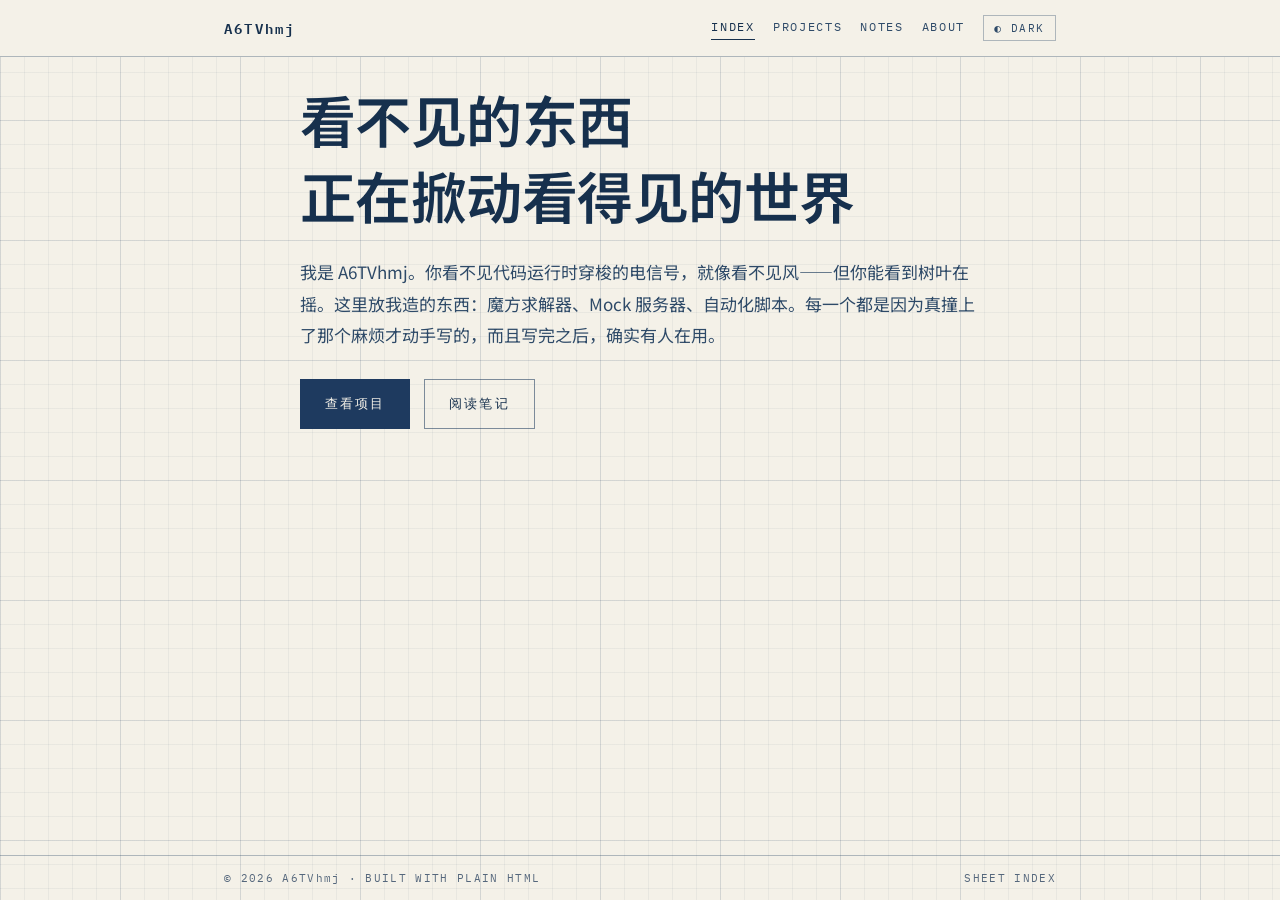
<file: index.html>
<!DOCTYPE html>
<html lang="zh-CN" data-theme="dark">
<head>
<meta charset="utf-8">
<meta name="viewport" content="width=device-width, initial-scale=1">
<title>A6TVhmj — 这是风的时代</title>
<meta name="description" content="A6TVhmj — 这是风的时代，科技工作者要有科技。魔方求解器、Mock 服务器、自动化工具，以及少量算法笔记。">
<script>(function(){var t=localStorage.getItem('bp-theme')||(window.matchMedia('(prefers-color-scheme: light)').matches?'light':'dark');document.documentElement.setAttribute('data-theme',t);})();</script>
<link rel="preconnect" href="https://fonts.googleapis.com">
<link rel="preconnect" href="https://fonts.gstatic.com" crossorigin>
<link href="https://fonts.googleapis.com/css2?family=IBM+Plex+Mono:wght@400;500;600&family=IBM+Plex+Sans:wght@400;600;700&family=Noto+Sans+SC:wght@400;500;700&display=swap" rel="stylesheet">
<link rel="stylesheet" href="assets/style.css">
</head>
<body>

<header class="topbar" id="topbar"></header>

<main class="wrap">

  <section class="hero">
    <h1>看不见的东西<br>正在掀动看得见的世界</h1>
    <p class="measure">我是 A6TVhmj。你看不见代码运行时穿梭的电信号，就像看不见风——但你能看到树叶在摇。这里放我造的东西：魔方求解器、Mock 服务器、自动化脚本。每一个都是因为真撞上了那个麻烦才动手写的，而且写完之后，确实有人在用。</p>
    <div class="btns">
      <a class="btn btn-primary" href="projects.html">查看项目</a>
      <a class="btn btn-ghost" href="posts.html">阅读笔记</a>
    </div>
  </section>

</main>

<footer id="footer"></footer>

<script src="assets/app.js"></script>
<script>
renderChrome('index.html');

</script>
</body>
</html>
</file>
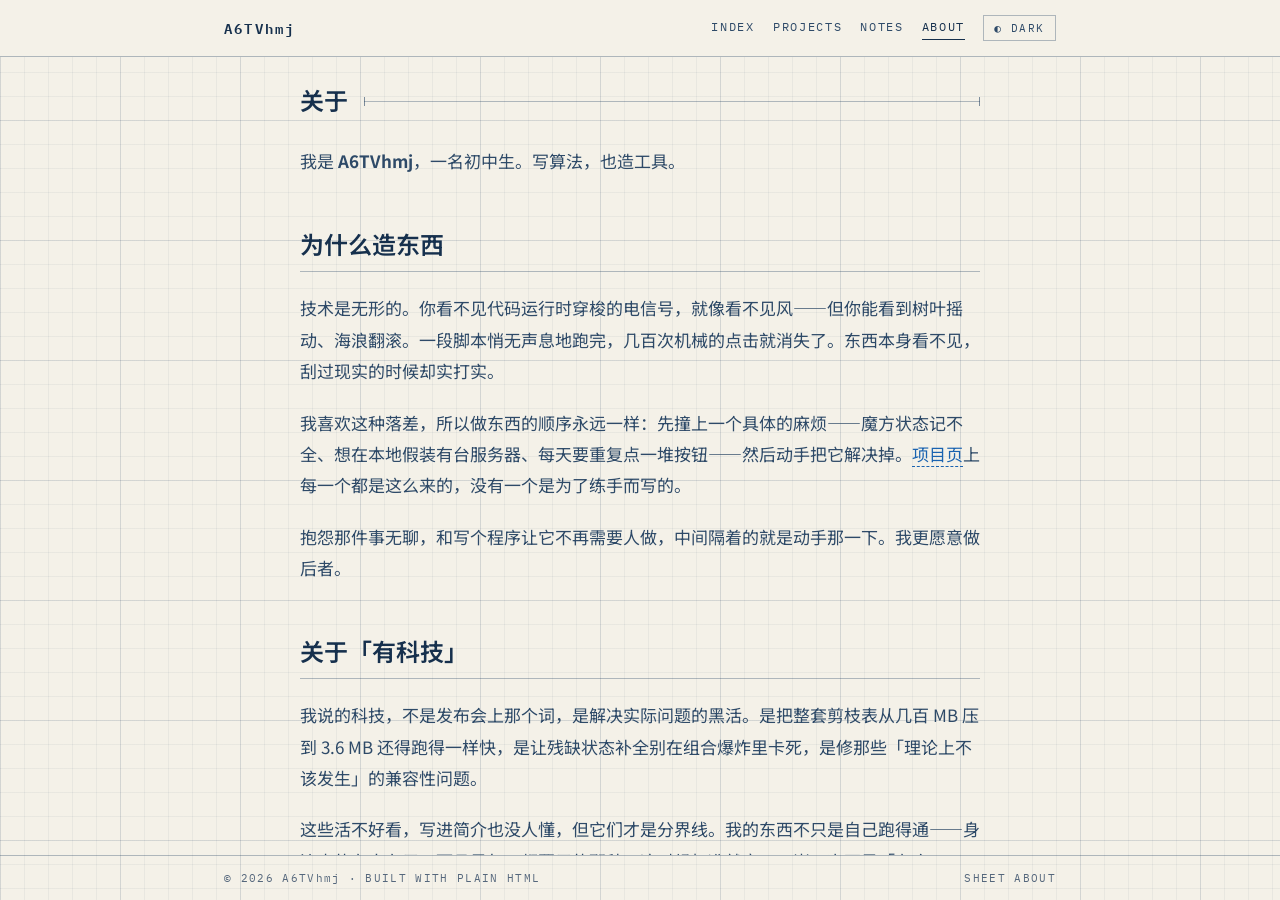
<file: about.html>
<!DOCTYPE html>
<html lang="zh-CN" data-theme="dark">
<head>
<meta charset="utf-8">
<meta name="viewport" content="width=device-width, initial-scale=1">
<title>关于 — A6TVhmj</title>
<script>(function(){var t=localStorage.getItem('bp-theme')||(window.matchMedia('(prefers-color-scheme: light)').matches?'light':'dark');document.documentElement.setAttribute('data-theme',t);})();</script>
<link rel="preconnect" href="https://fonts.googleapis.com">
<link rel="preconnect" href="https://fonts.gstatic.com" crossorigin>
<link href="https://fonts.googleapis.com/css2?family=IBM+Plex+Mono:wght@400;500;600&family=IBM+Plex+Sans:wght@400;600;700&family=Noto+Sans+SC:wght@400;500;700&display=swap" rel="stylesheet">
<link rel="stylesheet" href="assets/style.css">
</head>
<body>

<header class="topbar" id="topbar"></header>

<main class="wrap">

  <section>
    <div id="h"></div>
    <div class="prose">
      <p>我是 <strong>A6TVhmj</strong>，一名初中生。写算法，也造工具。</p>

      <h2>为什么造东西</h2>

      <p>技术是无形的。你看不见代码运行时穿梭的电信号，就像看不见风——但你能看到树叶摇动、海浪翻滚。一段脚本悄无声息地跑完，几百次机械的点击就消失了。东西本身看不见，刮过现实的时候却实打实。</p>

      <p>我喜欢这种落差，所以做东西的顺序永远一样：先撞上一个具体的麻烦——魔方状态记不全、想在本地假装有台服务器、每天要重复点一堆按钮——然后动手把它解决掉。<a href="projects.html">项目页</a>上每一个都是这么来的，没有一个是为了练手而写的。</p>

      <p>抱怨那件事无聊，和写个程序让它不再需要人做，中间隔着的就是动手那一下。我更愿意做后者。</p>

      <h2>关于「有科技」</h2>

      <p>我说的科技，不是发布会上那个词，是解决实际问题的黑活。是把整套剪枝表从几百 MB 压到 3.6&nbsp;MB 还得跑得一样快，是让残缺状态补全别在组合爆炸里卡死，是修那些「理论上不该发生」的兼容性问题。</p>

      <p>这些活不好看，写进简介也没人懂，但它们才是分界线。我的东西不只是自己跑得通——身边真的有人在用，而且是每天都要用的那种。这时候标准就变了：崩一次不是「有个 bug」，是别人当场用不了。</p>

      <p>工具做到六十分很容易，剩下四十分全是这种活。</p>

      <h2>关于算法</h2>

      <p>我打 OI，但得说实话：真正吃透、能系统讲出来的只有<strong>反悔贪心</strong>这一块。所以这个站的笔记不会多——不是所有学过的东西都值得写成归纳笔记，只有当我确信自己摸到了贯穿几十道题的那根辅助线时，才动笔。</p>

      <p>反悔贪心那篇就是这么来的。从黄到黑几十道题，本质都在回答同一个问题：<em>哪些方案能让选择数加一，收益是多少？</em> 把这句话想透，剩下的都是数据结构的选择题。</p>

      <div id="find"></div>
    </div>
  </section>

</main>


<footer id="footer"></footer>

<script src="assets/app.js"></script>
<script>
renderChrome('about.html');


document.getElementById('h').innerHTML = dimHeading('关于');

document.getElementById('find').innerHTML =
  '<h2>在哪能找到我</h2>' +
  '<ul>' +
    '<li>GitHub — <a href="https://github.com/A6TVhmj" target="_blank" rel="noopener">@A6TVhmj</a></li>' +
    '<li>洛谷 — <a href="https://www.luogu.com.cn/user/1446817" target="_blank" rel="noopener">A6TVhmj</a></li>' +
  '</ul>';
</script>
</body>
</html>
</file>
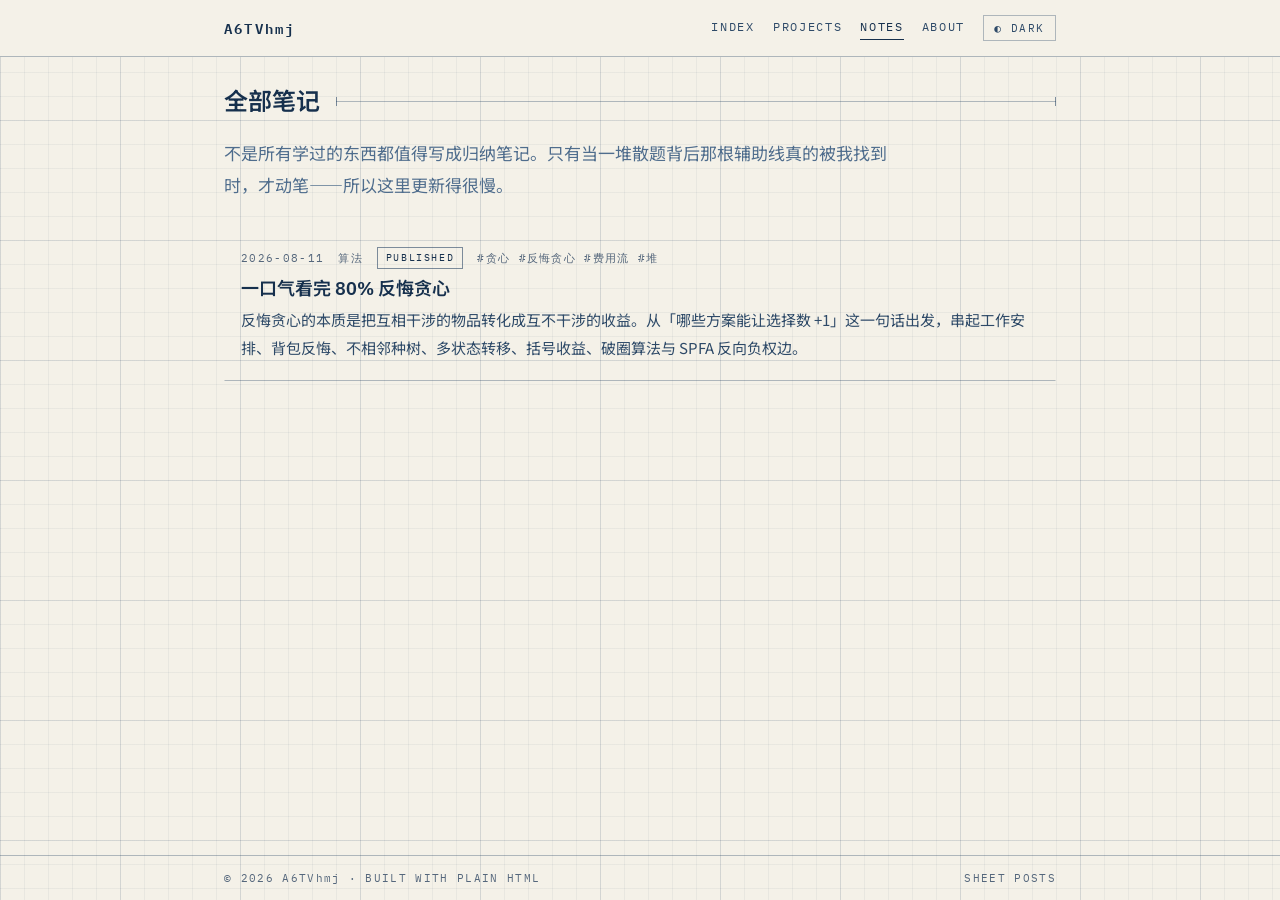
<file: posts.html>
<!DOCTYPE html>
<html lang="zh-CN" data-theme="dark">
<head>
<meta charset="utf-8">
<meta name="viewport" content="width=device-width, initial-scale=1">
<title>笔记 — A6TVhmj</title>
<script>(function(){var t=localStorage.getItem('bp-theme')||(window.matchMedia('(prefers-color-scheme: light)').matches?'light':'dark');document.documentElement.setAttribute('data-theme',t);})();</script>
<link rel="preconnect" href="https://fonts.googleapis.com">
<link rel="preconnect" href="https://fonts.gstatic.com" crossorigin>
<link href="https://fonts.googleapis.com/css2?family=IBM+Plex+Mono:wght@400;500;600&family=IBM+Plex+Sans:wght@400;600;700&family=Noto+Sans+SC:wght@400;500;700&display=swap" rel="stylesheet">
<link rel="stylesheet" href="assets/style.css">
</head>
<body>

<header class="topbar" id="topbar"></header>

<main class="wrap">

  <section>
    <div id="h"></div>

    <p class="measure" style="margin-top:-8px;margin-bottom:28px;color:var(--dim)">不是所有学过的东西都值得写成归纳笔记。只有当一堆散题背后那根辅助线真的被我找到时，才动笔——所以这里更新得很慢。</p>

    <div style="display:flex;gap:12px;flex-wrap:wrap;margin-bottom:24px">
      <input class="input" id="q" style="flex:1;min-width:200px" placeholder="SEARCH / 搜索标题、摘要、标签" autocomplete="off">
    </div>
    <div id="filters" style="display:flex;gap:10px;flex-wrap:wrap;margin-bottom:24px"></div>

    <div id="list"></div>
  </section>

</main>


<footer id="footer"></footer>

<script src="assets/app.js"></script>
<script>
renderChrome('posts.html');
document.getElementById('h').innerHTML = dimHeading('全部笔记');

var ALL = [], CAT = '全部';

function draw() {
  var q = document.getElementById('q').value.trim().toLowerCase();
  var out = ALL.filter(function (p) {
    if (CAT !== '全部' && p.category !== CAT) return false;
    if (!q) return true;
    var hay = (p.title + ' ' + (p.summary || '') + ' ' + (p.tags || []).join(' ')).toLowerCase();
    return hay.indexOf(q) !== -1;
  });
  document.getElementById('list').innerHTML = out.length
    ? out.map(postRow).join('')
    : '<p class="mono" style="color:var(--silver-ink);font-size:13px">NO MATCH.</p>';
}

function drawFilters() {
  var cats = ['全部'];
  ALL.forEach(function (p) {
    if (p.category && cats.indexOf(p.category) === -1) cats.push(p.category);
  });
  document.getElementById('filters').innerHTML = cats.map(function (c) {
    var on = c === CAT;
    return '<button type="button" class="tag ' + (on ? 'done' : 'draft') +
      '" style="cursor:pointer;background:transparent" data-c="' + c + '">' + c + '</button>';
  }).join('');
  Array.prototype.forEach.call(document.querySelectorAll('#filters button'), function (b) {
    b.onclick = function () { CAT = b.getAttribute('data-c'); drawFilters(); draw(); };
  });
}

document.getElementById('q').addEventListener('input', draw);

loadPosts().then(function (list) {
  ALL = list;
  // 文章少时不显示搜索和筛选，避免空架子
  if (list.length < 5) {
    document.getElementById('q').parentNode.style.display = 'none';
    document.getElementById('filters').style.display = 'none';
  } else {
    drawFilters();
  }
  draw();
});
</script>
</body>
</html>
</file>
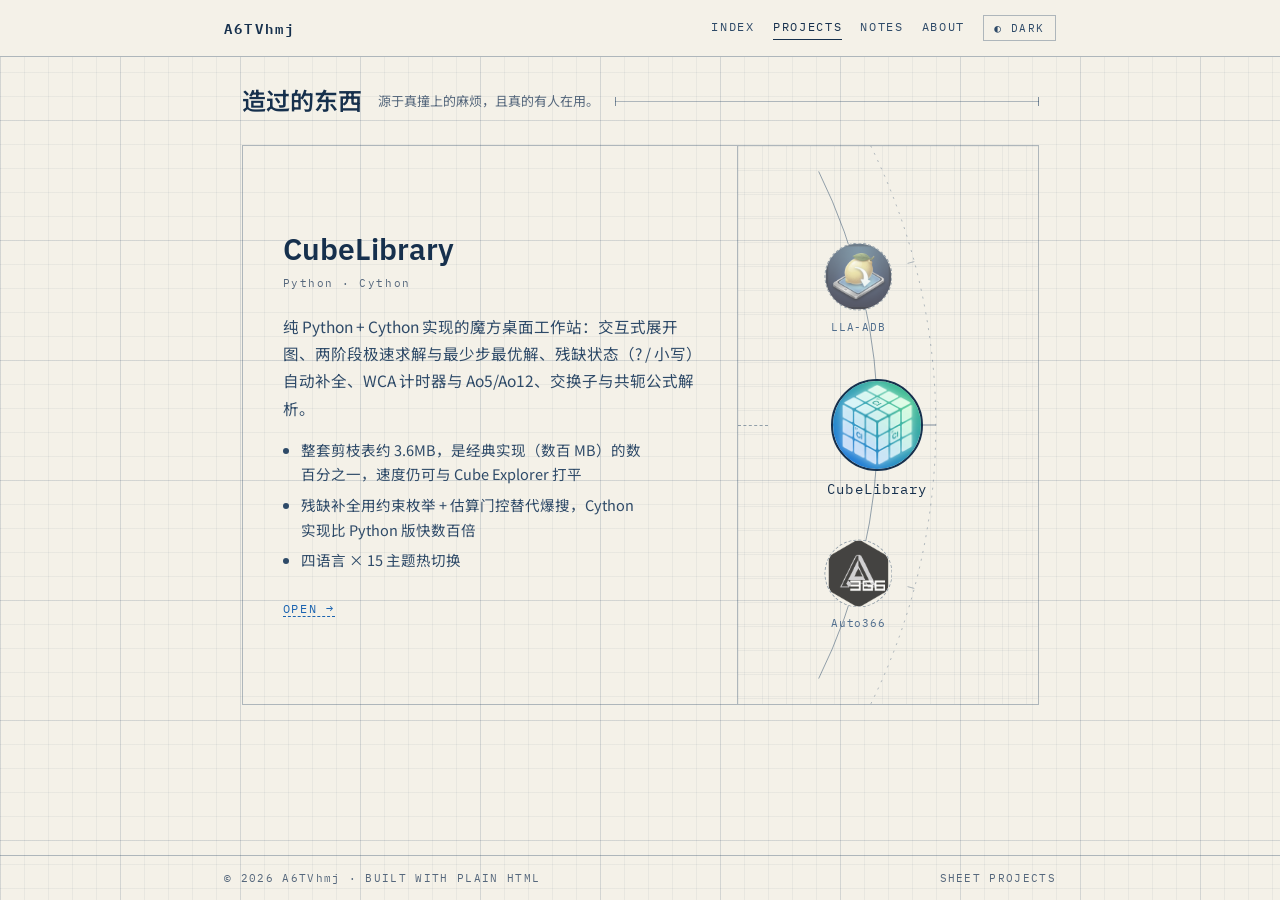
<file: projects.html>
<!DOCTYPE html>
<html lang="zh-CN" data-theme="dark">
<head>
<meta charset="utf-8">
<meta name="viewport" content="width=device-width, initial-scale=1">
<title>项目 — A6TVhmj</title>
<script>(function(){var t=localStorage.getItem('bp-theme')||(window.matchMedia('(prefers-color-scheme: light)').matches?'light':'dark');document.documentElement.setAttribute('data-theme',t);})();</script>
<link rel="preconnect" href="https://fonts.googleapis.com">
<link rel="preconnect" href="https://fonts.gstatic.com" crossorigin>
<link href="https://fonts.googleapis.com/css2?family=IBM+Plex+Mono:wght@400;500;600&family=IBM+Plex+Sans:wght@400;600;700&family=Noto+Sans+SC:wght@400;500;700&display=swap" rel="stylesheet">
<link rel="stylesheet" href="assets/style.css">
<style>
/* ============================================================
   径向索引盘
   辐条 .spoke 是不可见骨架：宽 = 半径、高 = 0，绕圆心旋转，
   把末端节点甩到弧上。圆心推到舞台左外，弧线向右凸。
   卡槽环形复用，可无限循环。
   ============================================================ */

/* 高度固定，避免不同项目文案长短导致整框跳动 */
/* 索引盘的尺寸源：其余数值全部由这几个推出，不再各处手算 */
.dial-layout {
  /* 圆框直径由 JS 按实测盘高写入（见 measure），
     这里只给初值，避免首帧无值 */
  --disc: 68px;
  --disc-on: 92px;
  --nm-gap: 6px;         /* 名称与圆框的间距 */
  /* 栏宽跟着圆框走，宽屏时多出的空间归盘面，弧线更舒展 */
  --dial-col: 300px;

  display: grid;
  grid-template-columns: 1fr var(--dial-col);
  border: 1px solid var(--line);
  /* 下限跟着视口走，横屏矮设备不会撑出屏幕 */
  /* 固定高度：整框大小不随视口浮动，
     矮屏由下方媒体查询按档位跳变，而非连续拉伸。
     每档 = 视口 − 205px（页眉页脚与标题所占） */
  height: 560px;
}

/* ---------- 左：主体 ---------- */
.detail {
  padding: 34px 40px;
  border-right: 1px solid var(--line);
  display: flex;
  flex-direction: column;
  justify-content: center;
  overflow: hidden;                    /* 文案再长也不撑破固定高度 */
}
/* 宽屏下正文不跟着容器一起变宽，保持易读行长 */
.detail > .inner { width: 100%; max-width: 620px; }
.detail h3 { font-size: 30px; margin-bottom: 6px; line-height: 1.2; }
.detail .sub {
  font-family: 'IBM Plex Mono', monospace;
  font-size: 11px;
  letter-spacing: .14em;
  color: var(--silver-ink);
  margin-bottom: 20px;
}
.detail p { font-size: 15.5px; line-height: 1.75; margin: 0 0 16px; max-width: 46ch; }
.detail ul {
  font-size: 14.5px; line-height: 1.7;
  padding-left: 18px; margin: 0 0 20px; max-width: 46ch;
}
.detail li { margin: 6px 0; }

/* 详情随盘面转动交叉淡入：先退后进，位移 3px 以内 */
.detail .inner {
  opacity: 1;
  transform: translateY(0);
  transition: opacity 180ms linear, transform 180ms cubic-bezier(.22,.61,.36,1);
}
.detail .inner.out { opacity: 0; transform: translateY(-3px); }
.detail .inner.in  { opacity: 0; transform: translateY(3px); }

/* ---------- 右：盘 ---------- */
.stage {
  position: relative;
  overflow: hidden;
  background:
    linear-gradient(var(--grid-fine) 1px, transparent 1px),
    linear-gradient(90deg, var(--grid-fine) 1px, transparent 1px);
  background-size: 24px 24px;
}
.stage:focus-visible { outline: 1px solid var(--link); outline-offset: -1px; }

/* 轨迹：制图上的构造线 */
.track { position: absolute; inset: 0; pointer-events: none; overflow: visible; }
.track .rail { fill: none; stroke: var(--silver-line); stroke-width: 1; }
.track .rail-dash {
  fill: none; stroke: var(--silver-line); stroke-width: 1;
  stroke-dasharray: 2 6; opacity: .7;
}
.track .gauge { stroke: var(--line); stroke-width: 1; }
.track .gauge.major { stroke: var(--line-strong); }

.circle {
  position: absolute;
  top: 50%;
  left: 0;
  transform-origin: 0 0;
  pointer-events: none;
}
.spoke {
  position: absolute;
  top: 0; left: 0;
  height: 0;
  transform-origin: 0 0;
  pointer-events: none;
}

/* 节点：圆形图标框，名称绝对定位挂在框下。
   定位以 disc 中心为准，保证图标始终压在辐条端点（刻度线）上 */
.node {
  position: absolute;
  right: 0; top: 0;
  transform: translate(50%, -50%);
  pointer-events: auto;
  display: block;
  background: none;
  border: none;
  padding: 0;
  font: inherit;
  cursor: pointer;
  opacity: 0;
  transition: opacity 200ms linear;
  /* 尺寸恒定为选中态，避免布局跳动 */
  width: var(--disc-on);
  height: var(--disc-on);
}
.node.show { opacity: 1; }

.node .disc {
  position: absolute;
  top: 50%; left: 50%;
  width: var(--disc);
  height: var(--disc);
  /* 以自身中心对齐辐条端点，偏移由直径推出，改尺寸不必手算 */
  margin: calc(var(--disc) / -2) 0 0 calc(var(--disc) / -2);
  border-radius: 50%;
  border: 1px dashed var(--silver-line);
  background: var(--bg);
  overflow: hidden;
  transition: width 260ms cubic-bezier(.22,.61,.36,1),
              height 260ms cubic-bezier(.22,.61,.36,1),
              margin 260ms cubic-bezier(.22,.61,.36,1),
              border-color 180ms linear, border-style 180ms linear;
}
/* 图标铺满圆框，超出部分由圆形裁掉 */
.node .disc img {
  width: 100%;
  height: 100%;
  object-fit: cover;
  display: block;
  filter: saturate(.4) opacity(.72);
  transition: filter 180ms linear;
}
.node .nm {
  position: absolute;
  top: 50%; left: 50%;
  transform: translateX(-50%);
  margin-top: calc(var(--disc) / 2 + var(--nm-gap));  /* 贴着圆框下沿 */
  font-family: 'IBM Plex Mono', monospace;
  font-size: 11px;
  letter-spacing: .08em;
  color: var(--dim);
  transition: color 180ms linear, font-size 260ms cubic-bezier(.22,.61,.36,1),
              margin-top 260ms cubic-bezier(.22,.61,.36,1);
  white-space: nowrap;
}

.node:hover .disc { border-color: var(--line-strong); border-style: solid; }
.node:hover .disc img { filter: saturate(.8) opacity(.95); }
.node:hover .nm { color: var(--body); }

/* 选中：圆框放大、实线白墨、图标全彩 */
.node.on { cursor: default; }
.node.on .disc {
  width: var(--disc-on);
  height: var(--disc-on);
  margin: calc(var(--disc-on) / -2) 0 0 calc(var(--disc-on) / -2);
  border-style: solid;
  border-color: var(--ink);
  border-width: 2px;
}
.node.on .disc img { filter: none; }
.node.on .nm {
  color: var(--ink);
  font-size: 14px;
  margin-top: calc(var(--disc-on) / 2 + var(--nm-gap));
}

/* 指针 */
.pointer {
  position: absolute;
  left: 0; top: 50%;
  width: 30px; height: 0;
  border-top: 1px dashed var(--silver-line);
  pointer-events: none;
}

@media (prefers-reduced-motion: reduce) {
  .circle, .node, .node .disc, .node .disc img, .node .nm, .detail .inner {
    transition: none !important;
  }
  .detail .inner.out, .detail .inner.in { opacity: 1; transform: none; }
}

/* 矮屏一次性降档，而非跟着视口连续缩放——
   尺寸只有「标准」与「紧凑」两种，视口微动时观感不变 */
@media (max-height: 764px) { .dial-layout { height: 480px; } }
@media (max-height: 684px) { .dial-layout { height: 430px; } }
@media (max-height: 634px) { .dial-layout { height: 380px; } }

/* 矮屏一并收紧文字，避免正文挤满整框 */
@media (max-height: 764px) {
  .detail { padding: 24px 30px; }
  .detail h3 { font-size: 24px; }
  .detail .sub { margin-bottom: 14px; }
  .detail p { font-size: 14px; margin: 0 0 12px; }
  .detail ul { font-size: 13px; margin: 0 0 14px; }
  .detail li { margin: 4px 0; }
}

/* 索引盘是横向双栏，且沿垂直弧线排布，需要宽度与高度。
   竖屏两者都不够（左右挤不下正文，上下装不下五个卡位），
   故仅在竖屏退回卡片列表；横屏无论屏幕多小都保留索引盘。 */
.fallback { display: none; }
@media (orientation: portrait) {
  .dial-layout { display: none; }
  .fallback { display: block; }
}
</style>
</head>
<body class="wide">

<header class="topbar" id="topbar"></header>

<main class="wrap">

  <section>
    <div id="h"></div>

    <div class="dial-layout">
      <div class="detail" id="detail"></div>

      <div class="stage" id="stage" tabindex="0" role="listbox" aria-label="项目索引盘">
        <svg class="track" id="track" aria-hidden="true"></svg>
        <div class="circle" id="circle"></div>
        <div class="pointer"></div>
      </div>
    </div>

    <div class="stack fallback" id="list"></div>
  </section>

</main>


<footer id="footer"></footer>

<script src="assets/app.js"></script>
<script src="assets/projects.js"></script>
<script>
renderChrome('projects.html');
document.getElementById('h').innerHTML =
  dimHeading('造过的东西', '源于真撞上的麻烦，且真的有人在用。');
document.getElementById('list').innerHTML = PROJECTS.map(projectCard).join('');

var items  = PROJECTS;
var N      = items.length;
var stage  = document.getElementById('stage');
var circle = document.getElementById('circle');
var layout = document.querySelector('.dial-layout');

/* ---------- 设计意图：只有这三个是「选择」，其余都是推导 ---------- */
var BOW    = 0.26;  // 弧势：半高处内缩占半高的比例
/* 指针两侧各显示几个。卡槽总数 2*NEAR+1 必须 ≤ 项目数，
   否则环形取模会让同一个项目同时出现在两端。
   4 个项目 → NEAR=1（显示 3 个）；6 个及以上 → NEAR=2（显示 5 个）。 */
var NEAR   = Math.min(2, Math.floor((PROJECTS.length - 1) / 2));
var EDGE   = 1.02;  // 选中圆与左缘的距离，以选中圆直径为单位
var NAME_H = 22;    // 圆框下名称所占高度，计算可视范围时要算进去
var PACK   = 0.62;  // 选中圆直径占间距的比例，其余留作净空

var R, STEP, SLOTS, GAP, NODE_X, DISC, DISC_ON;
var MAX_DISC, MAX_DISC_ON;   // 直径上限，取自 CSS，避免两处各写一份

/* 读 CSS 变量，保证 JS 与样式共用同一组尺寸 */
function cssPx(name, fallback) {
  var v = getComputedStyle(layout).getPropertyValue(name);
  var n = parseFloat(v);
  return isNaN(n) ? fallback : n;
}

/* 样式表里的 --disc / --disc-on 是设计基准值，
   measure() 会按需覆写它们，故只在首次读取时记下上限 */
function readBounds() {
  MAX_DISC    = cssPx('--disc', 68);
  MAX_DISC_ON = cssPx('--disc-on', 92);
}

function measure() {
  // 窄屏时索引盘 display:none，高度为 0，用兜底值避免除零
  var H = stage.clientHeight || 520;
  var half = H / 2;

  // 圆框是固定尺寸，不随视口连续缩放。
  // 只有当盘面矮到装不下时才整体等比缩小，避免相邻圆重叠。
  var room  = (H - NAME_H * 2) / (NEAR * 2 + 1);   // 每个卡位能分到的高度
  var scale = Math.min(1, room / (MAX_DISC_ON / PACK));
  DISC_ON = MAX_DISC_ON * scale;
  DISC    = MAX_DISC * scale;

  // 间距同样固定，仅在缩放时一起收紧
  GAP = (MAX_DISC_ON / PACK) * scale;

  // 写回 CSS，样式与几何共用同一组尺寸
  layout.style.setProperty('--disc', DISC.toFixed(1) + 'px');
  layout.style.setProperty('--disc-on', DISC_ON.toFixed(1) + 'px');

  // 选中项圆心距左缘 = 半径 + 一圈边距，保证放大后不贴边
  NODE_X = DISC_ON / 2 + DISC_ON * EDGE;
  R = half * (1 + BOW * BOW) / (2 * BOW);          // 弓形高反解
  STEP = Math.asin(Math.min(1, GAP / R)) * 180 / Math.PI;  // 弦长
  SLOTS = NEAR * 2 + 1;                             // 卡槽 = 可见窗口
  circle.style.left = -(R - NODE_X) + 'px';         // 圆心推到舞台左外
}

/* 卡槽 s（0..SLOTS-1）相对指针的位置：-NEAR..+NEAR */
function slotRel(s)   { return s - NEAR; }
function slotAngle(s) { return slotRel(s) * STEP; }

/* 环形取模：任意整数映射回 0..N-1 */
function wrap(i) { return ((i % N) + N) % N; }
/* 通用环形取模，用于卡槽数组的循环移位 */
function wrap2(i, n) { return ((i % n) + n) % n; }

/* ---------- 骨架 ---------- */
var spokes = [];
function build() {
  circle.innerHTML = '';
  spokes = [];
  for (var s = 0; s < SLOTS; s++) {
    var sp = document.createElement('div');
    sp.className = 'spoke';
    sp.style.width = R + 'px';
    sp.style.transform = 'rotate(' + slotAngle(s) + 'deg)';
    circle.appendChild(sp);
    spokes.push(sp);
  }
}

/* ---------- 状态 ---------- */
var idx = 0;        // 当前选中的项目下标
var angle = 0;      // 盘面当前角度（动画量）
var busy = false;

/* 填充卡槽内容：以 base 为中心 */
/* 给某个卡槽写入内容。sel 决定它是否为选中态。
   不动 .on 之外的结构，避免重排造成的二次动画。 */
/* 每个项目各自持有一个节点元素，创建后不再更换图片。
   切换时只是把节点搬到别的辐条上，img 的 src 始终不变，
   浏览器无需重新解码，因此不会有空窗期。 */
var nodePool = [];

/* 部分图标在某一主题下会与背景同色，故可另备一版 */
function iconOf(p) {
  var light = document.documentElement.getAttribute('data-theme') === 'light';
  return (light && p.iconLight) ? p.iconLight : p.icon;
}

/* 切换主题时同步换图 */
function refreshIcons() {
  nodePool.forEach(function (n, i) {
    if (!n) return;
    var want = iconOf(items[i]);
    var img = n.querySelector('img');
    if (img && !img.src.endsWith(want)) img.src = want;
  });
}

function nodeFor(i) {
  var n = nodePool[i];
  if (n) return n;

  var p = items[i];
  n = document.createElement('button');
  n.type = 'button';
  n.className = 'node';
  n.setAttribute('role', 'option');
  n.innerHTML = '<span class="disc"><img alt="" decoding="sync"></span>' +
                '<span class="nm"></span>';
  var img = n.querySelector('img');
  img.src = iconOf(p);
  img.alt = p.name;
  n.querySelector('.nm').textContent = p.name;
  n.onclick = function () { step(parseInt(n.dataset.rel, 10)); };
  nodePool[i] = n;
  return n;
}

function paintSlot(sp, i, rel, sel) {
  var n = nodeFor(i);
  if (n.parentNode !== sp) {
    if (sp.firstChild && sp.firstChild !== n) sp.removeChild(sp.firstChild);
    sp.appendChild(n);
  }
  n.dataset.rel = rel;
  n.classList.add('show');
  if (sel !== undefined) {
    n.classList.toggle('on', sel);
    n.setAttribute('aria-selected', sel ? 'true' : 'false');
  }
}

function fill(base) {
  spokes.forEach(function (sp, s) {
    paintSlot(sp, wrap(base + slotRel(s)), slotRel(s), slotRel(s) === 0);
  });
  applyRotation();
}

/* 反向自转，保持节点水平 */
function applyRotation() {
  circle.style.transform = 'translateY(-50%) rotate(' + angle + 'deg)';
  spokes.forEach(function (sp, s) {
    var n = sp.firstChild;
    if (n) n.style.transform =
      'translate(50%,-50%) rotate(' + (-(slotAngle(s) + angle)) + 'deg)';
  });
}

/* 详情面板 */
function detailHTML(p) {
  return '<h3>' + p.name + '</h3>' +
    '<div class="sub">' + p.stack + (p.role ? ' · ' + p.role : '') + '</div>' +
    '<p>' + p.desc + '</p>' +
    (p.points && p.points.length
      ? '<ul>' + p.points.map(function (x) { return '<li>' + x + '</li>'; }).join('') + '</ul>'
      : '') +
    '<p style="margin:0"><a class="line mono" style="font-size:12px;letter-spacing:.14em" href="' +
    p.url + '" target="_blank" rel="noopener">OPEN →</a></p>';
}

function paint(i) {
  var el = document.getElementById('detail');
  el.innerHTML = '<div class="inner">' + detailHTML(items[i]) + '</div>';
}

/* 交叉淡出：转盘启动时立刻让旧文字退场 */
function fadeOut() {
  var inner = document.querySelector('.detail .inner');
  if (inner) inner.classList.add('out');
}

/* 换上新文字并淡入 */
function fadeIn(i) {
  var el = document.getElementById('detail');
  var inner = document.createElement('div');
  inner.className = 'inner in';
  inner.innerHTML = detailHTML(items[i]);
  el.innerHTML = '';
  el.appendChild(inner);
  void inner.offsetWidth;              // 强制重排，让 in 状态生效
  inner.classList.remove('in');
}

/* ---------- 转动：点第 k 个邻居就转 k 格 ---------- */
var DUR = 420;

function step(k) {
  if (busy || !k) return;
  busy = true;

  var target = -k * STEP;                 // 转盘要转到的角度
  var t0 = null;

  // 选中态在转动途中就交接：旧的缩回、新的胀大，与盘面同步演进。
  // 落位时不会再改动它们，所以这个过渡只播一次。
  var incoming = spokes[NEAR + k];        // 即将转到指针处的那个卡槽
  spokes.forEach(function (sp) {
    var n = sp.firstChild;
    if (!n) return;
    var sel = (sp === incoming);
    n.classList.toggle('on', sel);
    n.setAttribute('aria-selected', sel ? 'true' : 'false');
  });

  fadeOut();                              // 文字与盘面同时开始交接

  function ease(t) {                       // CAD 式收尾，不回弹
    return t < .5 ? 4*t*t*t : 1 - Math.pow(-2*t + 2, 3) / 2;
  }

  function frame(ts) {
    if (t0 === null) t0 = ts;
    var t = Math.min(1, (ts - t0) / DUR);
    angle = target * ease(t);
    applyRotation();
    if (t < 1) { requestAnimationFrame(frame); return; }

    // 落位：不重排 DOM，而是把辐条数组循环移位 k 格。
    // 选中的仍是同一个元素，.on 不被摘掉，动画不会重播。
    idx = wrap(idx + k);
    angle = 0;

    var n2 = spokes.length;
    var rotated = [];
    for (var s = 0; s < n2; s++) rotated.push(spokes[wrap2(s + k, n2)]);
    spokes = rotated;

    // 辐条回到各自的固定角度，并刷新内容。
    // 中心那个跳过：它已带 .on，重写会打断正在进行的放大过渡。
    spokes.forEach(function (sp, s) {
      sp.style.transform = 'rotate(' + slotAngle(s) + 'deg)';
      var rel = slotRel(s);
      if (rel === 0) {
        if (sp.firstChild) sp.firstChild.dataset.rel = 0;
      } else {
        paintSlot(sp, wrap(idx + rel), rel, false);
      }
    });
    applyRotation();

    fadeIn(idx);
    busy = false;
  }
  requestAnimationFrame(frame);
}

/* ---------- 轨迹 ---------- */
function drawTrack() {
  var svg = document.getElementById('track');
  var w = stage.clientWidth, h = stage.clientHeight;
  var cx = -(R - NODE_X), cy = h / 2;
  var ns = 'http://www.w3.org/2000/svg';
  svg.setAttribute('viewBox', '0 0 ' + w + ' ' + h);
  svg.innerHTML = '';

  function el(t, a) {
    var e = document.createElementNS(ns, t);
    for (var k in a) e.setAttribute(k, a[k]);
    return e;
  }
  function pt(deg, r) {
    var t = deg * Math.PI / 180;
    return [cx + Math.cos(t) * r, cy + Math.sin(t) * r];
  }

  var span = Math.min(
    Math.asin(Math.min(1, (cy + 70) / R)) * 180 / Math.PI,
    STEP * (NEAR + 0.75)
  );

  var a = pt(-span, R), b = pt(span, R);
  svg.appendChild(el('path', {
    d: 'M' + a[0] + ',' + a[1] + ' A' + R + ',' + R + ' 0 0 1 ' + b[0] + ',' + b[1],
    class: 'rail'
  }));

  var off = 58;
  var c = pt(-span, R + off), d = pt(span, R + off);
  svg.appendChild(el('path', {
    d: 'M' + c[0] + ',' + c[1] + ' A' + (R+off) + ',' + (R+off) + ' 0 0 1 ' + d[0] + ',' + d[1],
    class: 'rail-dash'
  }));

  for (var k = -NEAR - 1; k <= NEAR + 1; k++) {
    var deg = k * STEP;
    if (Math.abs(deg) > span) continue;
    var major = (k === 0);
    var p0 = pt(deg, R + off), p1 = pt(deg, R + off - (major ? 15 : 7));
    svg.appendChild(el('line', {
      x1: p0[0], y1: p0[1], x2: p1[0], y2: p1[1],
      class: 'gauge' + (major ? ' major' : '')
    }));
  }
}

/* ---------- 初始化 / 尺寸变化 ---------- */
function relayout() {
  if (MAX_DISC_ON === undefined) readBounds();   // 只在被覆写前读一次
  measure();
  build();
  drawTrack();
  angle = 0;
  fill(idx);
}
if (window.ResizeObserver) new ResizeObserver(relayout).observe(stage);
else window.addEventListener('resize', relayout);

stage.addEventListener('keydown', function (ev) {
  if (ev.key === 'ArrowDown' || ev.key === 'ArrowRight') { ev.preventDefault(); step(1); }
  if (ev.key === 'ArrowUp'   || ev.key === 'ArrowLeft')  { ev.preventDefault(); step(-1); }
});

// 预先建好全部节点并解码图片，首次转动也不必等
items.forEach(function (_, i) { nodeFor(i); });

relayout();
paint(idx);

</script>
</body>
</html>
</file>
<file: assets/style.css>
/* ============================================================
   蓝图手记 Blueprint Notes — A6TVhmj
   蓝纸 / 白墨 / 银铅
   ============================================================ */

:root {
  --bg:        #1a3a5c;
  --deep:      #122a44;
  --ink:       #ffffff;
  --body:      #b9cbe0;
  --dim:       #9cb1c9;
  --link:      #6db0f0;
  --silver-ink:  #a9bacf;
  --silver-line: rgba(255, 255, 255, .38);
  --line:      rgba(255, 255, 255, .22);
  --line-strong: rgba(255, 255, 255, .55);
  --panel:     rgba(255, 255, 255, .045);
  --panel-hover: rgba(255, 255, 255, .075);
  --acc-bg:    #ffffff;
  --acc-fg:    #1a3a5c;
  --grid-fine: rgba(255, 255, 255, .045);
  --grid-major: rgba(255, 255, 255, .085);
}

html[data-theme="light"] {
  --bg:        #f4f1e8;
  --deep:      #122a44;
  --ink:       #16304d;
  --body:      #2e4a68;
  --dim:       #4f6d8d;
  --link:      #1a63b0;
  --silver-ink:  #55677c;
  --silver-line: rgba(26, 58, 92, .45);
  --line:      rgba(26, 58, 92, .32);
  --line-strong: rgba(26, 58, 92, .55);
  --panel:     rgba(26, 58, 92, .035);
  --panel-hover: rgba(26, 58, 92, .06);
  --acc-bg:    #1e3a5f;
  --acc-fg:    #f4f1e8;
  --grid-fine: rgba(26, 58, 92, .055);
  --grid-major: rgba(26, 58, 92, .1);
}

*, *::before, *::after { box-sizing: border-box; }

html { -webkit-text-size-adjust: 100%; }

body {
  margin: 0;
  background-color: var(--bg);
  /* 双频网格：24px 细格 + 120px 主格 */
  background-image:
    linear-gradient(var(--grid-major) 1px, transparent 1px),
    linear-gradient(90deg, var(--grid-major) 1px, transparent 1px),
    linear-gradient(var(--grid-fine) 1px, transparent 1px),
    linear-gradient(90deg, var(--grid-fine) 1px, transparent 1px);
  background-size: 120px 120px, 120px 120px, 24px 24px, 24px 24px;
  color: var(--body);
  font-family: 'Noto Sans SC', system-ui, -apple-system, 'PingFang SC',
               'Microsoft YaHei', sans-serif;
  font-size: 17px;
  line-height: 1.85;
  transition: background-color 150ms linear, color 150ms linear;
}

h1, h2, h3, h4 {
  font-family: 'IBM Plex Sans', 'Noto Sans SC', system-ui, sans-serif;
  color: var(--ink);
  font-weight: 600;
  line-height: 1.35;
  margin: 0;
}

.mono {
  font-family: 'IBM Plex Mono', ui-monospace, SFMono-Regular, Menlo, monospace;
}

a { color: var(--link); text-decoration: none; }

/* 唯一交互修辞：辅助线被激活 */
a.line {
  border-bottom: 1px dashed currentColor;
  transition: border-bottom-style 120ms linear, color 120ms linear;
}
a.line:hover { border-bottom-style: solid; color: var(--ink); }

:focus-visible {
  outline: 1px solid var(--link);
  outline-offset: 2px;
}

/* ---------- 布局 ---------- */

.wrap { max-width: 880px; margin: 0 auto; padding: 0 24px; }
.measure { max-width: 680px; }

section { margin-top: 64px; }

/* ---------- 顶栏 ---------- */

.topbar {
  border-bottom: 1px solid var(--line);
  position: sticky;
  top: 0;
  z-index: 20;
  background-color: var(--bg);
  flex: 0 0 auto;
}
.topbar .wrap {
  display: flex;
  align-items: center;
  gap: 24px;
  height: 56px;
}
.brand {
  font-family: 'IBM Plex Mono', monospace;
  font-weight: 600;
  font-size: 14px;
  letter-spacing: .16em;
  color: var(--ink);
  border: none;
}
.nav { display: flex; gap: 18px; margin-left: auto; align-items: center; }
.nav a {
  font-family: 'IBM Plex Mono', monospace;
  font-size: 12px;
  letter-spacing: .14em;
  text-transform: uppercase;
  color: var(--body);
  border-bottom: 1px dashed transparent;
  padding-bottom: 1px;
  transition: color 120ms linear, border-color 120ms linear;
}
.nav a:hover, .nav a[aria-current="page"] {
  color: var(--ink);
  border-bottom: 1px solid currentColor;
}

.themetoggle {
  font-family: 'IBM Plex Mono', monospace;
  font-size: 11px;
  letter-spacing: .14em;
  background: transparent;
  border: 1px solid var(--line);
  color: var(--body);
  padding: 5px 10px;
  cursor: pointer;
  border-radius: 0;
  transition: border-color 120ms linear, color 120ms linear;
}
.themetoggle:hover { border-color: var(--line-strong); color: var(--ink); }

/* ---------- 尺寸线分节标题 ---------- */

.dim-h {
  display: flex;
  align-items: center;
  gap: 16px;
  margin-bottom: 28px;
}
.dim-h h2 {
  font-size: 24px;
  white-space: nowrap;
}
.dim-h .note {
  font-size: 13px;
  color: var(--silver-ink);
  white-space: nowrap;
  overflow: hidden;
  text-overflow: ellipsis;
  min-width: 0;
}
.dim-h .rule {
  flex: 1;
  min-width: 24px;
  height: 1px;
  background: var(--line);
  position: relative;
}
/* 端点竖向标记 */
.dim-h .rule::before,
.dim-h .rule::after {
  content: "";
  position: absolute;
  top: -4px;
  width: 1px;
  height: 9px;
  background: var(--line-strong);
}
.dim-h .rule::before { left: 0; }
.dim-h .rule::after  { right: 0; }

/* ---------- 准星括号（hover 对角括号） ---------- */

.cross { position: relative; }
.cross::before, .cross::after {
  content: "";
  position: absolute;
  width: 9px; height: 9px;
  opacity: 0;
  transition: opacity 120ms linear;
  pointer-events: none;
}
.cross::before {
  top: -1px; left: -1px;
  border-top: 1px solid var(--ink);
  border-left: 1px solid var(--ink);
}
.cross::after {
  bottom: -1px; right: -1px;
  border-bottom: 1px solid var(--ink);
  border-right: 1px solid var(--ink);
}
.cross:hover::before, .cross:hover::after { opacity: 1; }

/* ---------- 卡片 / 行 ---------- */

.card {
  background: var(--panel);
  border: 1px solid var(--line);
  padding: 24px;
  border-radius: 0;
  transition: background-color 150ms linear, border-color 150ms linear;
}
.card:hover { background: var(--panel-hover); border-color: var(--line-strong); }
.card h3 { font-size: 19px; margin-bottom: 6px; }
.card p { margin: 0; font-size: 15px; line-height: 1.75; color: var(--body); }

.card-head {
  display: flex;
  align-items: baseline;
  justify-content: space-between;
  gap: 12px;
}
.card-meta {
  font-family: 'IBM Plex Mono', monospace;
  font-size: 11px;
  letter-spacing: .12em;
  color: var(--silver-ink);
  white-space: nowrap;
}

.stack { display: flex; flex-direction: column; gap: 20px; }

/* 文章行 */
.row {
  display: block;
  padding: 18px 16px;
  border: 1px solid transparent;
  border-bottom: 1px solid var(--line);
  transition: background-color 150ms linear, border-color 150ms linear;
}
.row:hover { background: var(--panel); border-color: var(--line); }
.row-t {
  font-family: 'IBM Plex Sans', 'Noto Sans SC', sans-serif;
  color: var(--ink);
  font-size: 18px;
  font-weight: 600;
  line-height: 1.5;
}
.row-d {
  font-size: 15px;
  color: var(--body);
  margin-top: 4px;
}
.row-m {
  font-family: 'IBM Plex Mono', monospace;
  font-size: 11px;
  letter-spacing: .12em;
  color: var(--silver-ink);
  margin-bottom: 6px;
  display: flex;
  gap: 14px;
  flex-wrap: wrap;
  align-items: center;
}

/* ---------- 标签双态 ---------- */

.tag {
  font-family: 'IBM Plex Mono', monospace;
  font-size: 10px;
  letter-spacing: .16em;
  text-transform: uppercase;
  padding: 2px 8px;
  display: inline-block;
  line-height: 1.6;
  border-radius: 0;
}
.tag.draft {                    /* 银虚线 = 草稿未上墨 */
  border: 1px dashed var(--silver-line);
  color: var(--silver-ink);
}
.tag.done {                     /* 白实线 = 定稿已发布 */
  border: 1px solid var(--line-strong);
  color: var(--ink);
}

/* ---------- 按钮 ---------- */

.btn {
  font-family: 'IBM Plex Mono', monospace;
  text-transform: uppercase;
  letter-spacing: .16em;
  font-size: 13px;
  padding: 12px 24px;
  display: inline-block;
  border-radius: 0;
  border: 1px solid transparent;
  cursor: pointer;
  transition: background-color 150ms linear, color 150ms linear,
              border-color 150ms linear;
}
.btn-primary { background: var(--acc-bg); color: var(--acc-fg); }
.btn-primary:hover { opacity: .88; }
.btn-ghost {
  background: transparent;
  border-color: var(--line-strong);
  color: var(--ink);
}
.btn-ghost:hover { background: var(--panel-hover); }

/* ---------- 输入框 ---------- */

.input {
  width: 100%;
  background: transparent;
  border: 1px solid var(--line);
  color: var(--ink);
  font-family: 'IBM Plex Mono', monospace;
  font-size: 13px;
  padding: 11px 14px;
  border-radius: 0;
}
.input::placeholder { color: var(--silver-ink); }
.input:focus { border-color: var(--link); outline: none; }

/* ---------- Hero ---------- */

.hero { padding: 72px 0 8px; }
.hero h1 {
  font-size: clamp(36px, 6vw, 56px);
  letter-spacing: -.01em;
  margin-bottom: 20px;
}
.hero p { max-width: 680px; margin: 0 0 28px; }
.hero .btns { display: flex; gap: 14px; flex-wrap: wrap; }

/* 注记：图纸上靠引线标出的旁注 */
.note-lead {
  font-family: 'IBM Plex Mono', monospace;
  font-size: 13px;
  letter-spacing: .12em;
  color: var(--silver-ink);
  padding-left: 34px;
  position: relative;
}
.note-lead::before {
  content: "";
  position: absolute;
  left: 0;
  top: .82em;
  width: 24px;
  height: 1px;
  background: var(--silver-line);
}

/* ---------- 文章正文 ---------- */

.prose { max-width: 680px; }
.prose p { margin: 20px 0; }
.prose h2 {
  font-size: 24px;
  margin: 52px 0 18px;
  padding-bottom: 10px;
  border-bottom: 1px solid var(--line);
}
.prose h3 { font-size: 19px; margin: 36px 0 12px; }
.prose h4 { font-size: 17px; margin: 28px 0 10px; }
.prose ul, .prose ol { padding-left: 22px; margin: 18px 0; }
.prose li { margin: 8px 0; }
.prose a { color: var(--link); border-bottom: 1px dashed currentColor; }
.prose a:hover { border-bottom-style: solid; color: var(--ink); }
.prose img { max-width: 100%; border: 1px solid var(--line); }
.prose hr { border: none; border-top: 1px solid var(--line); margin: 44px 0; }

.prose blockquote {
  margin: 24px 0;
  padding: 4px 20px;
  border: 1px dashed var(--silver-line);
  color: var(--dim);
  background: var(--panel);
}
.prose blockquote p { margin: 14px 0; }

.prose table {
  width: 100%;
  border-collapse: collapse;
  margin: 24px 0;
  font-size: 15px;
}
.prose th, .prose td {
  border: 1px solid var(--line);
  padding: 9px 12px;
  text-align: left;
}
.prose th {
  font-family: 'IBM Plex Mono', monospace;
  font-size: 12px;
  letter-spacing: .1em;
  text-transform: uppercase;
  color: var(--ink);
  background: var(--panel);
  font-weight: 600;
}

/* 行内代码 */
.prose :not(pre) > code {
  font-family: 'IBM Plex Mono', monospace;
  font-size: .88em;
  background: var(--deep);
  color: #cfe2f7;
  border: 1px solid rgba(255, 255, 255, .14);
  padding: 1px 5px;
  border-radius: 2px;
}

/* ---------- 代码块：贴在图纸上的终端截图 ---------- */

.codeblock { margin: 26px 0; border: 1px solid var(--line); }
.codebar {
  background: #0e2238;
  border-bottom: 1px solid rgba(255, 255, 255, .14);
  padding: 7px 14px;
  font-family: 'IBM Plex Mono', monospace;
  font-size: 11px;
  letter-spacing: .14em;
  text-transform: uppercase;
  color: #a9bacf;
  display: flex;
  justify-content: space-between;
  gap: 12px;
}
.codebar button {
  background: transparent;
  border: 1px solid rgba(255, 255, 255, .3);
  color: #cfe2f7;
  font-family: inherit;
  font-size: 10px;
  letter-spacing: .14em;
  padding: 1px 8px;
  cursor: pointer;
  border-radius: 0;
  transition: border-color 120ms linear, color 120ms linear;
}
.codebar button:hover { border-color: #fff; color: #fff; }

.prose pre {
  margin: 0;
  background: var(--deep);       /* 任何主题下恒深底 */
  padding: 16px;
  overflow-x: auto;
  border-radius: 0;
}
.prose pre code {
  font-family: 'IBM Plex Mono', monospace;
  font-size: 13.5px;
  line-height: 1.65;
  background: none;
  border: none;
  padding: 0;
  color: #cfe2f7;
}

/* 折叠代码（对应洛谷 ::::success[...] ） */
details.fold {
  margin: 26px 0;
  border: 1px dashed var(--silver-line);
  transition: border-color 150ms linear;
}
details.fold[open] { border-style: solid; border-color: var(--line); }
details.fold > summary {
  font-family: 'IBM Plex Mono', monospace;
  font-size: 12px;
  letter-spacing: .14em;
  text-transform: uppercase;
  color: var(--silver-ink);
  padding: 10px 14px;
  cursor: pointer;
  list-style: none;
  transition: color 120ms linear;
}
details.fold > summary::-webkit-details-marker { display: none; }
details.fold > summary::before { content: "[+] "; }
details.fold[open] > summary::before { content: "[-] "; }
details.fold[open] > summary { color: var(--ink); }
details.fold > summary:hover { color: var(--ink); }
details.fold .fold-body { padding: 0 14px 14px; }
details.fold .fold-body > .codeblock:first-child { margin-top: 0; }

/* ---------- 目录 ---------- */

.toc {
  border: 1px solid var(--line);
  background: var(--panel);
  padding: 18px 20px;
  margin: 32px 0;
  max-width: 680px;
}
.toc-h {
  font-family: 'IBM Plex Mono', monospace;
  font-size: 11px;
  letter-spacing: .18em;
  text-transform: uppercase;
  color: var(--silver-ink);
  margin-bottom: 10px;
}
.toc ol { margin: 0; padding-left: 20px; font-size: 15px; }
.toc li { margin: 5px 0; }
.toc a { color: var(--body); border-bottom: 1px dashed transparent; }
.toc a:hover { color: var(--ink); border-bottom-color: currentColor; }

/* ---------- 页脚 ---------- */

footer {
  margin-top: 0;
  flex: 0 0 auto;
  border-top: 1px solid var(--line);
  padding: 12px 0;
}
footer .wrap {
  display: flex;
  justify-content: space-between;
  gap: 16px;
  flex-wrap: wrap;
  font-family: 'IBM Plex Mono', monospace;
  font-size: 11px;
  letter-spacing: .12em;
  color: var(--silver-ink);
}

/* ---------- KaTeX ---------- */

.prose .katex { font-size: 1.02em; }
.prose .katex-display {
  overflow-x: auto;
  overflow-y: hidden;
  padding: 4px 0;
}

/* ---------- 减少动效 ---------- */

@media (prefers-reduced-motion: reduce) {
  *, *::before, *::after {
    transition: none !important;
    animation: none !important;
  }
}

/* ---------- 一页一屏：整站不出现滚动条，靠翻页移动 ---------- */

html, body {
  height: 100%;
  overflow: hidden;              /* 无滚动条 */
  overscroll-behavior: none;
}

body {
  display: flex;
  flex-direction: column;
}

/* 主体占满剩余高度并垂直居中，内容多时自身可滚 */
body > main.wrap {
  flex: 1 1 auto;
  min-height: 0;
  display: flex;
  flex-direction: column;
  /* 不用 justify-content:center —— 内容超高时它会把顶部推出滚动区且滚不回去。
     改用 auto 外边距：空间富余时居中，不足时自然贴顶并可正常滚动。 */
  justify-content: flex-start;
  overflow-y: auto;
  padding-top: 28px;
  padding-bottom: 28px;
  scrollbar-width: none;         /* Firefox */
  -ms-overflow-style: none;
  transition: opacity 200ms linear,
              transform 200ms cubic-bezier(.22,.61,.36,1);
}
body > main.wrap::-webkit-scrollbar { display: none; }

/* 首屏与各页第一节不再需要顶部大留白 */
body > main.wrap > section:first-child { margin-top: 0; }
/* 空间富余时垂直居中，不足时贴顶——顶部始终可达 */
body > main.wrap > section { margin-top: auto; margin-bottom: auto; }
body > main.wrap > section ~ section { margin-top: 64px; }
.hero { padding: 0 0 8px; }

/* 翻页：离场与进场，位移 3px */
body.leave-up   > main.wrap { opacity: 0; transform: translateY(-3px); }
body.leave-down > main.wrap { opacity: 0; transform: translateY(3px); }
body.enter-up   > main.wrap { opacity: 0; transform: translateY(3px); }
body.enter-down > main.wrap { opacity: 0; transform: translateY(-3px); }

@media (prefers-reduced-motion: reduce) {
  body > main.wrap { transition: none; }
}

/* 长正文页：从顶部开始读，不做垂直居中 */
body.reading > main.wrap {
  justify-content: flex-start;
  padding-top: 40px;
  padding-bottom: 64px;
}

/* 项目页：索引盘需要横向空间，放宽容器上限 */
body.wide > main.wrap { max-width: 1180px; }

/* ---------- 竖屏 / 窄屏：解除一屏锁定，回归正常滚动 ---------- */
/* 一页一屏依赖足够的宽高：竖屏两者都不够，顶栏与正文会被
   overflow:hidden 硬切且无法滚动。此处整体回退为常规文档流。 */
@media (orientation: portrait), (max-width: 720px) {
  html, body {
    height: auto;
    overflow: visible;
  }
  body { display: block; }

  body > main.wrap {
    display: block;
    overflow: visible;
    padding-top: 32px;
    padding-bottom: 48px;
  }
  body > main.wrap > section { margin-top: 0; margin-bottom: 0; }
  body > main.wrap > section ~ section { margin-top: 48px; }

  /* 顶栏换行排布，导航不再挤在一行 */
  .topbar .wrap {
    height: auto;
    flex-wrap: wrap;
    gap: 10px 16px;
    padding-top: 12px;
    padding-bottom: 12px;
  }
  .nav { margin-left: 0; width: 100%; flex-wrap: wrap; gap: 14px; }
  .nav .themetoggle { margin-left: auto; }

  /* 标题与注记允许折行，不再被裁切 */
  .dim-h { flex-wrap: wrap; gap: 6px 12px; margin-bottom: 20px; }
  .dim-h h2 { white-space: normal; font-size: 21px; }
  .dim-h .note { white-space: normal; overflow: visible; flex-basis: 100%; }
  .dim-h .rule { display: none; }

  .hero h1 { font-size: clamp(28px, 8.5vw, 40px); }
  .card-meta { white-space: normal; }

  footer { margin-top: 40px; padding: 16px 0 24px; }
  footer .wrap { flex-direction: column; gap: 6px; }
}
</file>
